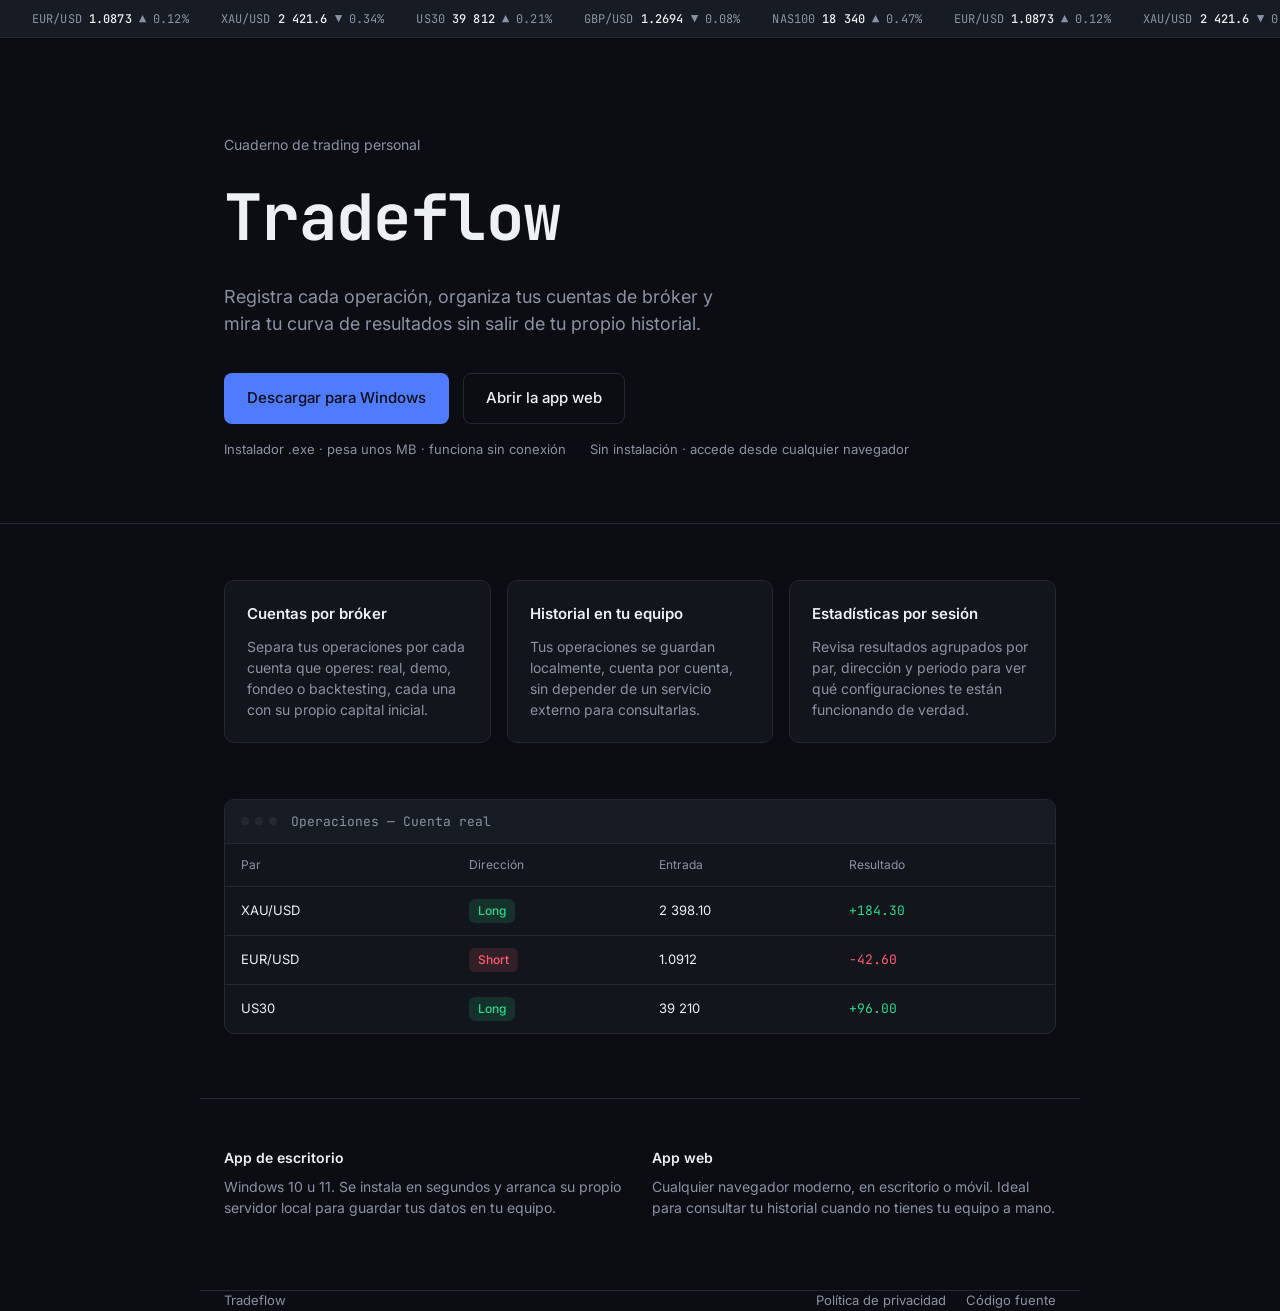
<file: index.html>
<!DOCTYPE html>
<html lang="es">
<head>
<meta charset="UTF-8" />
<meta name="viewport" content="width=device-width, initial-scale=1" />
<title>Tradeflow — Cuaderno de trading</title>
<meta name="description" content="Tradeflow: registra tus operaciones, revisa tus estadísticas por cuenta y analiza tu curva de resultados. Disponible como app de escritorio para Windows o como app web." />

<!-- ============================================================
     CONFIGURA ESTOS DOS ENLACES ANTES DE PUBLICAR:
     1) DESCARGA_URL  -> tu release de GitHub con el .exe
     2) WEBAPP_URL    -> donde tengas desplegada la app web
     (búscalos más abajo, están marcados con "EDITA AQUÍ")
     ============================================================ -->

<link rel="icon" href="data:image/svg+xml,%3Csvg xmlns='http://www.w3.org/2000/svg' viewBox='0 0 24 24'%3E%3Crect width='24' height='24' rx='5' fill='%230b0d12'/%3E%3Cpath d='M4 16l4-5 3 3 5-7 4 5' stroke='%234f7cff' stroke-width='2' fill='none' stroke-linecap='round' stroke-linejoin='round'/%3E%3C/svg%3E" />
<link rel="preconnect" href="https://fonts.googleapis.com" />
<link rel="preconnect" href="https://fonts.gstatic.com" crossorigin />
<link href="https://fonts.googleapis.com/css2?family=JetBrains+Mono:wght@400;500;700&family=Inter:wght@400;500;600&display=swap" rel="stylesheet" />
<link rel="stylesheet" href="style.css" />
</head>
<body>

  <!-- Cinta de mercado (decorativa) -->
  <div class="ticker" aria-hidden="true">
    <div class="ticker-track">
      <span class="ticker-item bull">EUR/USD <b>1.0873</b> ▲ 0.12%</span>
      <span class="ticker-item bear">XAU/USD <b>2 421.6</b> ▼ 0.34%</span>
      <span class="ticker-item bull">US30 <b>39 812</b> ▲ 0.21%</span>
      <span class="ticker-item bear">GBP/USD <b>1.2694</b> ▼ 0.08%</span>
      <span class="ticker-item bull">NAS100 <b>18 340</b> ▲ 0.47%</span>
      <span class="ticker-item bull">EUR/USD <b>1.0873</b> ▲ 0.12%</span>
      <span class="ticker-item bear">XAU/USD <b>2 421.6</b> ▼ 0.34%</span>
      <span class="ticker-item bull">US30 <b>39 812</b> ▲ 0.21%</span>
      <span class="ticker-item bear">GBP/USD <b>1.2694</b> ▼ 0.08%</span>
      <span class="ticker-item bull">NAS100 <b>18 340</b> ▲ 0.47%</span>
    </div>
  </div>

  <header class="hero">
    <div class="wrap">
      <p class="kicker">Cuaderno de trading personal</p>
      <h1 class="wordmark">Tradeflow</h1>
      <p class="tagline">Registra cada operación, organiza tus cuentas de bróker y mira tu curva de resultados sin salir de tu propio historial.</p>

      <div class="cta-row">
        <a class="btn btn-primary" href="https://github.com/TU-USUARIO/TU-REPO/releases/latest">
          <!-- EDITA AQUÍ: pon tu usuario/repo de GitHub -->
          Descargar para Windows
        </a>
        <a class="btn btn-secondary" href="app.html">
          Abrir la app web
        </a>
      </div>

      <div class="cta-captions">
        <span>Instalador .exe · pesa unos MB · funciona sin conexión</span>
        <span>Sin instalación · accede desde cualquier navegador</span>
      </div>
    </div>
  </header>

  <main>
    <section class="panels wrap">
      <article class="panel">
        <h2>Cuentas por bróker</h2>
        <p>Separa tus operaciones por cada cuenta que operes: real, demo, fondeo o backtesting, cada una con su propio capital inicial.</p>
      </article>
      <article class="panel">
        <h2>Historial en tu equipo</h2>
        <p>Tus operaciones se guardan localmente, cuenta por cuenta, sin depender de un servicio externo para consultarlas.</p>
      </article>
      <article class="panel">
        <h2>Estadísticas por sesión</h2>
        <p>Revisa resultados agrupados por par, dirección y periodo para ver qué configuraciones te están funcionando de verdad.</p>
      </article>
    </section>

    <section class="preview wrap">
      <div class="preview-panel" role="img" aria-label="Vista previa de una tabla de operaciones con pares, dirección y resultado">
        <div class="preview-head">
          <span class="dot"></span><span class="dot"></span><span class="dot"></span>
          <span class="preview-title">Operaciones — Cuenta real</span>
        </div>
        <div class="preview-row preview-row-head">
          <span>Par</span><span>Dirección</span><span>Entrada</span><span>Resultado</span>
        </div>
        <div class="preview-row">
          <span>XAU/USD</span><span class="pill pill-long">Long</span><span>2 398.10</span><span class="num bull">+184.30</span>
        </div>
        <div class="preview-row">
          <span>EUR/USD</span><span class="pill pill-short">Short</span><span>1.0912</span><span class="num bear">−42.60</span>
        </div>
        <div class="preview-row">
          <span>US30</span><span class="pill pill-long">Long</span><span>39 210</span><span class="num bull">+96.00</span>
        </div>
      </div>
    </section>

    <section class="requirements wrap">
      <div class="req-col">
        <h3>App de escritorio</h3>
        <p>Windows 10 u 11. Se instala en segundos y arranca su propio servidor local para guardar tus datos en tu equipo.</p>
      </div>
      <div class="req-col">
        <h3>App web</h3>
        <p>Cualquier navegador moderno, en escritorio o móvil. Ideal para consultar tu historial cuando no tienes tu equipo a mano.</p>
      </div>
    </section>
  </main>

  <footer class="wrap">
    <span>Tradeflow</span>
    <div style="display:flex; gap:20px;">
      <a href="privacy.html">Política de privacidad</a>
      <a href="https://github.com/TU-USUARIO/TU-REPO">Código fuente</a>
    </div>
  </footer>

</body>
</html>
</file>
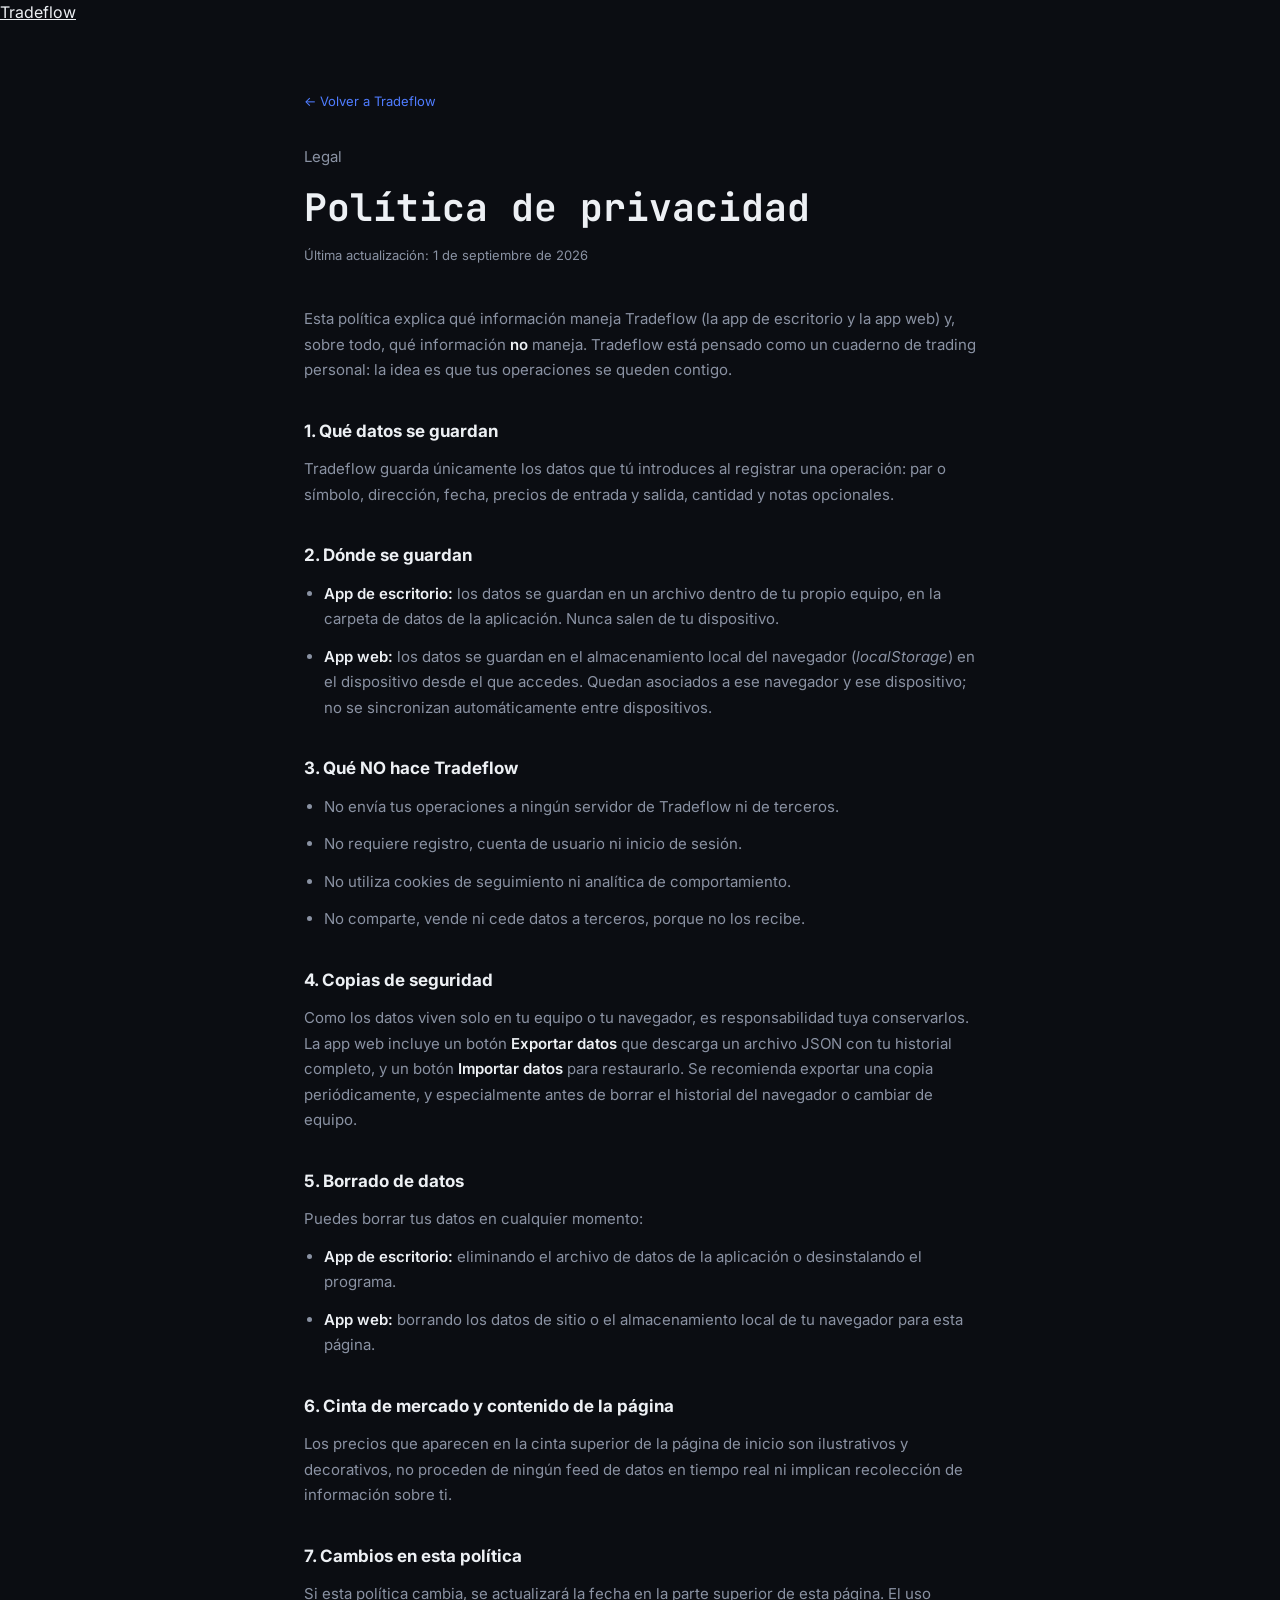
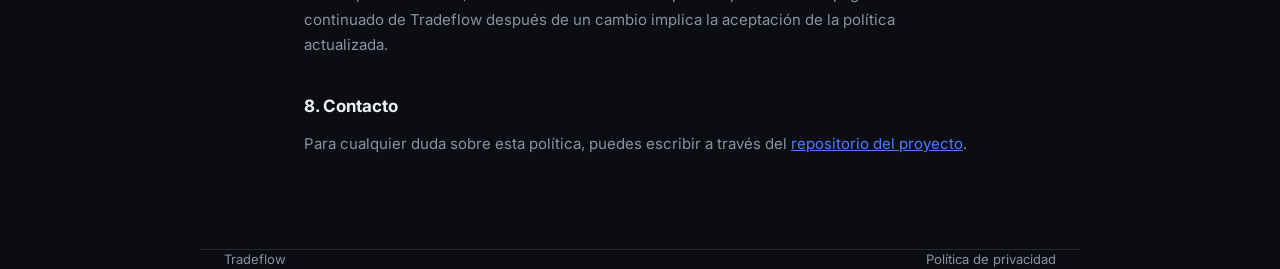
<file: privacy.html>
<!DOCTYPE html>
<html lang="es">
<head>
<meta charset="UTF-8" />
<meta name="viewport" content="width=device-width, initial-scale=1" />
<title>Política de privacidad — Tradeflow</title>
<meta name="description" content="Política de privacidad de Tradeflow: qué datos se guardan, dónde y cómo controlarlos." />
<link rel="icon" href="data:image/svg+xml,%3Csvg xmlns='http://www.w3.org/2000/svg' viewBox='0 0 24 24'%3E%3Crect width='24' height='24' rx='5' fill='%230b0d12'/%3E%3Cpath d='M4 16l4-5 3 3 5-7 4 5' stroke='%234f7cff' stroke-width='2' fill='none' stroke-linecap='round' stroke-linejoin='round'/%3E%3C/svg%3E" />
<link rel="preconnect" href="https://fonts.googleapis.com" />
<link rel="preconnect" href="https://fonts.gstatic.com" crossorigin />
<link href="https://fonts.googleapis.com/css2?family=JetBrains+Mono:wght@400;500;700&family=Inter:wght@400;500;600&display=swap" rel="stylesheet" />
<link rel="stylesheet" href="style.css" />
</head>
<body>

  <header class="app-header">
    <a class="app-logo" href="index.html">Tradeflow</a>
  </header>

  <main class="legal">
    <a class="back-link" href="index.html">← Volver a Tradeflow</a>
    <p class="kicker">Legal</p>
    <h1>Política de privacidad</h1>
    <p class="updated">Última actualización: 1 de septiembre de 2026</p>

    <p>Esta política explica qué información maneja Tradeflow (la app de escritorio y la app web) y, sobre todo, qué información <strong>no</strong> maneja. Tradeflow está pensado como un cuaderno de trading personal: la idea es que tus operaciones se queden contigo.</p>

    <h2>1. Qué datos se guardan</h2>
    <p>Tradeflow guarda únicamente los datos que tú introduces al registrar una operación: par o símbolo, dirección, fecha, precios de entrada y salida, cantidad y notas opcionales.</p>

    <h2>2. Dónde se guardan</h2>
    <ul>
      <li><strong>App de escritorio:</strong> los datos se guardan en un archivo dentro de tu propio equipo, en la carpeta de datos de la aplicación. Nunca salen de tu dispositivo.</li>
      <li><strong>App web:</strong> los datos se guardan en el almacenamiento local del navegador (<em>localStorage</em>) en el dispositivo desde el que accedes. Quedan asociados a ese navegador y ese dispositivo; no se sincronizan automáticamente entre dispositivos.</li>
    </ul>

    <h2>3. Qué NO hace Tradeflow</h2>
    <ul>
      <li>No envía tus operaciones a ningún servidor de Tradeflow ni de terceros.</li>
      <li>No requiere registro, cuenta de usuario ni inicio de sesión.</li>
      <li>No utiliza cookies de seguimiento ni analítica de comportamiento.</li>
      <li>No comparte, vende ni cede datos a terceros, porque no los recibe.</li>
    </ul>

    <h2>4. Copias de seguridad</h2>
    <p>Como los datos viven solo en tu equipo o tu navegador, es responsabilidad tuya conservarlos. La app web incluye un botón <strong>Exportar datos</strong> que descarga un archivo JSON con tu historial completo, y un botón <strong>Importar datos</strong> para restaurarlo. Se recomienda exportar una copia periódicamente, y especialmente antes de borrar el historial del navegador o cambiar de equipo.</p>

    <h2>5. Borrado de datos</h2>
    <p>Puedes borrar tus datos en cualquier momento:</p>
    <ul>
      <li><strong>App de escritorio:</strong> eliminando el archivo de datos de la aplicación o desinstalando el programa.</li>
      <li><strong>App web:</strong> borrando los datos de sitio o el almacenamiento local de tu navegador para esta página.</li>
    </ul>

    <h2>6. Cinta de mercado y contenido de la página</h2>
    <p>Los precios que aparecen en la cinta superior de la página de inicio son ilustrativos y decorativos, no proceden de ningún feed de datos en tiempo real ni implican recolección de información sobre ti.</p>

    <h2>7. Cambios en esta política</h2>
    <p>Si esta política cambia, se actualizará la fecha en la parte superior de esta página. El uso continuado de Tradeflow después de un cambio implica la aceptación de la política actualizada.</p>

    <h2>8. Contacto</h2>
    <p>Para cualquier duda sobre esta política, puedes escribir a través del <a href="https://github.com/TU-USUARIO/TU-REPO">repositorio del proyecto</a>. <!-- EDITA AQUÍ: pon tu email o enlace de contacto si prefieres uno distinto --></p>
  </main>

  <footer class="wrap">
    <span>Tradeflow</span>
    <a href="privacy.html">Política de privacidad</a>
  </footer>

</body>
</html>
</file>
<file: style.css>
:root {
  --bg: #0b0d12;
  --bg-panel: #12151b;
  --bg-panel-2: #171b23;
  --border: #242833;
  --text: #edf0f4;
  --text-muted: #8a92a3;
  --accent: #4f7cff;
  --accent-dim: rgba(79, 124, 255, 0.14);
  --bull: #29d98c;
  --bear: #ff5c72;
  --mono: 'JetBrains Mono', 'Courier New', monospace;
  --sans: 'Inter', -apple-system, 'Segoe UI', Arial, sans-serif;
}

* { box-sizing: border-box; margin: 0; padding: 0; }

html { background: var(--bg); }

body {
  background: var(--bg);
  color: var(--text);
  font-family: var(--sans);
  line-height: 1.5;
  -webkit-font-smoothing: antialiased;
}

a { color: inherit; }

:focus-visible {
  outline: 2px solid var(--accent);
  outline-offset: 2px;
}

.wrap {
  max-width: 880px;
  margin: 0 auto;
  padding: 0 24px;
}

/* ---------- Cinta de mercado ---------- */

.ticker {
  background: var(--bg-panel-2);
  border-bottom: 1px solid var(--border);
  overflow: hidden;
  white-space: nowrap;
  height: 38px;
  display: flex;
  align-items: center;
}

.ticker-track {
  display: inline-flex;
  gap: 32px;
  padding-left: 32px;
  animation: scroll-left 34s linear infinite;
}

.ticker-item {
  font-family: var(--mono);
  font-size: 12px;
  color: var(--text-muted);
  letter-spacing: 0.01em;
}

.ticker-item b { color: var(--text); font-weight: 500; }
.ticker-item.bull::after { content: ""; }
.ticker-item.bull { color: var(--text-muted); }
.ticker-item.bear { color: var(--text-muted); }

@keyframes scroll-left {
  from { transform: translateX(0); }
  to { transform: translateX(-50%); }
}

@media (prefers-reduced-motion: reduce) {
  .ticker-track { animation: none; }
}

/* ---------- Hero ---------- */

.hero {
  padding: 96px 0 64px;
  border-bottom: 1px solid var(--border);
}

.kicker {
  color: var(--text-muted);
  font-size: 14px;
  margin-bottom: 14px;
}

.wordmark {
  font-family: var(--mono);
  font-weight: 700;
  font-size: clamp(40px, 7vw, 64px);
  letter-spacing: -0.01em;
  color: var(--text);
}

.tagline {
  margin-top: 18px;
  max-width: 46ch;
  font-size: 18px;
  color: var(--text-muted);
}

.cta-row {
  display: flex;
  flex-wrap: wrap;
  gap: 14px;
  margin-top: 36px;
}

.btn {
  display: inline-flex;
  align-items: center;
  padding: 13px 22px;
  border-radius: 8px;
  font-size: 15px;
  font-weight: 500;
  text-decoration: none;
  border: 1px solid transparent;
}

.btn-primary {
  background: var(--accent);
  color: #0b0d12;
}

.btn-secondary {
  background: transparent;
  border-color: var(--border);
  color: var(--text);
}

.btn-secondary:hover { background: var(--bg-panel); }

.cta-captions {
  display: flex;
  flex-wrap: wrap;
  gap: 24px;
  margin-top: 16px;
  font-size: 13px;
  color: var(--text-muted);
}

/* ---------- Panels ---------- */

.panels {
  display: grid;
  grid-template-columns: repeat(3, 1fr);
  gap: 16px;
  padding: 56px 24px;
}

.panel {
  background: var(--bg-panel);
  border: 1px solid var(--border);
  border-radius: 10px;
  padding: 22px;
}

.panel h2 {
  font-size: 15px;
  font-weight: 600;
  margin-bottom: 10px;
}

.panel p {
  font-size: 14px;
  color: var(--text-muted);
}

/* ---------- Vista previa ---------- */

.preview {
  padding: 0 24px 64px;
}

.preview-panel {
  background: var(--bg-panel);
  border: 1px solid var(--border);
  border-radius: 10px;
  overflow: hidden;
}

.preview-head {
  display: flex;
  align-items: center;
  gap: 6px;
  padding: 12px 16px;
  border-bottom: 1px solid var(--border);
  background: var(--bg-panel-2);
}

.dot {
  width: 8px;
  height: 8px;
  border-radius: 50%;
  background: var(--border);
}

.preview-title {
  margin-left: 8px;
  font-size: 13px;
  color: var(--text-muted);
  font-family: var(--mono);
}

.preview-row {
  display: grid;
  grid-template-columns: 1.2fr 1fr 1fr 1fr;
  padding: 12px 16px;
  font-size: 13px;
  border-bottom: 1px solid var(--border);
  align-items: center;
}

.preview-row:last-child { border-bottom: none; }

.preview-row-head {
  color: var(--text-muted);
  font-size: 12px;
}

.pill {
  display: inline-flex;
  width: fit-content;
  padding: 3px 9px;
  border-radius: 6px;
  font-size: 12px;
  font-weight: 500;
}

.pill-long { background: rgba(41, 217, 140, 0.14); color: var(--bull); }
.pill-short { background: rgba(255, 92, 114, 0.14); color: var(--bear); }

.num { font-family: var(--mono); }
.num.bull { color: var(--bull); }
.num.bear { color: var(--bear); }

/* ---------- Requisitos ---------- */

.requirements {
  display: grid;
  grid-template-columns: 1fr 1fr;
  gap: 24px;
  padding: 0 24px 72px;
  border-top: 1px solid var(--border);
  padding-top: 48px;
}

.req-col h3 {
  font-size: 14px;
  font-weight: 600;
  margin-bottom: 8px;
}

.req-col p {
  font-size: 14px;
  color: var(--text-muted);
}

/* ---------- Footer ---------- */

footer {
  display: flex;
  justify-content: space-between;
  padding: 24px;
  font-size: 13px;
  color: var(--text-muted);
  border-top: 1px solid var(--border);
}

footer a { text-decoration: none; }
footer a:hover { color: var(--text); }

/* ---------- Responsive ---------- */

@media (max-width: 720px) {
  .panels { grid-template-columns: 1fr; padding: 48px 20px; }
  .requirements { grid-template-columns: 1fr; padding: 0 20px 56px; padding-top: 40px; }
  .preview-row { grid-template-columns: 1fr 1fr; row-gap: 6px; }
  .hero { padding: 64px 0 48px; }
  .wrap { padding: 0 20px; }
}

/* ============================================================
   App journal (app.html) — mismo diseño que la app de escritorio 0.7
   ============================================================ */

.layout {
  display: flex;
  min-height: 100vh;
}

.layout.hidden { display: none; }

.sidebar {
  width: 220px;
  flex-shrink: 0;
  background: var(--bg-panel-2);
  border-right: 1px solid var(--border);
  padding: 20px 14px;
  display: flex;
  flex-direction: column;
  gap: 4px;
}

.sidebar-title {
  font-family: var(--mono);
  font-size: 16px;
  font-weight: 700;
  margin-bottom: 20px;
  padding: 0 6px;
  text-decoration: none;
  color: var(--text);
  display: block;
}

.nav-item {
  display: flex;
  align-items: center;
  gap: 10px;
  background: transparent;
  border: none;
  color: var(--text-muted);
  text-align: left;
  padding: 10px 12px;
  border-radius: 8px;
  font-size: 14px;
  font-weight: 500;
  cursor: pointer;
  font-family: var(--sans);
  width: 100%;
}

.nav-item:hover { background: #1f2229; color: var(--text); }

.nav-item.active {
  background: var(--accent-dim);
  color: var(--text);
}

.nav-icon { font-size: 15px; }

.sidebar-section-label {
  font-size: 11px;
  color: var(--text-muted);
  text-transform: uppercase;
  letter-spacing: 0.04em;
  margin: 16px 6px 6px;
}

.sidebar-spacer { flex: 1; }

.sidebar-user {
  font-size: 12px;
  color: var(--text-muted);
  padding: 0 12px 6px;
}

.sidebar-note {
  font-size: 11px;
  color: var(--text-muted);
  padding: 0 12px 10px;
  line-height: 1.5;
}

.sidebar-note a { color: var(--accent); }

.content {
  flex: 1;
  max-width: 1200px;
  margin: 0 auto;
  padding: 24px;
  width: 100%;
}

.page.hidden { display: none; }

/* ---------- Header de página ---------- */
.page-header {
  display: flex;
  align-items: center;
  justify-content: space-between;
  margin-bottom: 20px;
  flex-wrap: wrap;
  gap: 12px;
}

.page-header h2 { font-size: 20px; }

.month-nav {
  display: flex;
  align-items: center;
  gap: 10px;
}

#month-label {
  font-size: 15px;
  font-weight: 600;
  min-width: 140px;
  text-align: center;
  text-transform: capitalize;
}

.nav-btn, .today-btn {
  background: var(--bg-panel);
  border: 1px solid var(--border);
  color: var(--text);
  padding: 6px 12px;
  border-radius: 6px;
  cursor: pointer;
  font-size: 14px;
  font-family: var(--sans);
}

.nav-btn:hover, .today-btn:hover { background: var(--border); }
.today-btn { font-size: 12px; }

/* ---------- Summary / ratios ---------- */
.summary {
  display: flex;
  gap: 12px;
  margin-bottom: 24px;
  flex-wrap: wrap;
}

.stat {
  background: var(--bg-panel);
  border: 1px solid var(--border);
  border-radius: 10px;
  padding: 12px 16px;
  flex: 1;
  min-width: 110px;
}

.stat-label {
  display: block;
  font-size: 11px;
  color: var(--text-muted);
  margin-bottom: 6px;
}

.stat-value {
  display: block;
  font-family: var(--mono);
  font-size: 17px;
  font-weight: 700;
}

.pnl-positive { color: var(--bull); }
.pnl-negative { color: var(--bear); }
.pnl-neutral { color: var(--accent); }

/* ---------- Calendario ---------- */
.calendar-section {
  background: var(--bg-panel);
  border: 1px solid var(--border);
  border-radius: 10px;
  padding: 16px;
}

.weekday-row {
  display: grid;
  grid-template-columns: repeat(7, 1fr);
  margin-bottom: 8px;
}

.weekday-row span {
  text-align: center;
  font-size: 12px;
  color: var(--text-muted);
  font-weight: 600;
  padding: 4px 0;
}

.calendar-grid {
  display: grid;
  grid-template-columns: repeat(7, 1fr);
  gap: 6px;
}

.day-cell {
  min-height: 84px;
  background: var(--bg-panel-2);
  border: 1px solid var(--border);
  border-radius: 8px;
  padding: 6px 8px;
  cursor: pointer;
  display: flex;
  flex-direction: column;
  justify-content: space-between;
  transition: border-color 0.15s, background 0.15s;
}

.day-cell:hover { border-color: var(--accent); }
.day-cell.other-month { opacity: 0.35; }
.day-cell.is-today { border-color: var(--accent); }

.day-number {
  font-size: 13px;
  color: #c7cad1;
  font-weight: 600;
}

.day-pnl {
  font-family: var(--mono);
  font-size: 12px;
  font-weight: 700;
  align-self: flex-start;
}

.day-count {
  font-size: 10px;
  color: var(--text-muted);
}

.day-cell.has-win { background: rgba(41, 217, 140, 0.12); }
.day-cell.has-loss { background: rgba(255, 92, 114, 0.12); }
.day-cell.has-flat { background: rgba(79, 124, 255, 0.14); }

/* ---------- Modal ---------- */
.modal-overlay {
  display: none;
  position: fixed;
  inset: 0;
  background: rgba(0, 0, 0, 0.6);
  align-items: center;
  justify-content: center;
  z-index: 100;
  padding: 20px;
}

.modal-overlay.open { display: flex; }

.modal {
  background: var(--bg-panel);
  border: 1px solid var(--border);
  border-radius: 12px;
  width: 100%;
  max-width: 640px;
  max-height: 90vh;
  display: flex;
  flex-direction: column;
}

.modal-header {
  display: flex;
  align-items: center;
  justify-content: space-between;
  padding: 16px 20px;
  border-bottom: 1px solid var(--border);
}

.modal-header h2 { font-size: 16px; text-transform: capitalize; }

.close-btn {
  background: transparent;
  border: none;
  color: var(--text-muted);
  font-size: 16px;
  cursor: pointer;
  padding: 4px 8px;
}
.close-btn:hover { color: var(--bear); }

.modal-body {
  padding: 20px;
  overflow-y: auto;
}

.day-summary {
  display: flex;
  gap: 16px;
  margin-bottom: 14px;
  font-size: 13px;
  color: #c7cad1;
  flex-wrap: wrap;
}

.section-title {
  font-size: 13px;
  color: var(--text-muted);
  margin: 18px 0 10px;
  text-transform: uppercase;
  letter-spacing: 0.03em;
}

/* ---------- Operaciones del día ---------- */
.day-trades { display: flex; flex-direction: column; gap: 10px; }

.trade-card {
  background: var(--bg-panel-2);
  border: 1px solid var(--border);
  border-radius: 8px;
  padding: 10px 12px;
}

.trade-card-top {
  display: flex;
  align-items: center;
  justify-content: space-between;
  gap: 8px;
}

.trade-symbol { font-weight: 700; font-size: 14px; font-family: var(--mono); }
.trade-dir {
  font-size: 11px;
  padding: 2px 6px;
  border-radius: 4px;
  background: var(--border);
  color: #c7cad1;
}

.trade-meta { font-size: 12px; color: var(--text-muted); margin-top: 4px; }
.trade-notes { font-size: 12px; color: #c7cad1; margin-top: 6px; }

.trade-card .delete-btn {
  background: transparent;
  color: var(--text-muted);
  border: none;
  cursor: pointer;
  font-size: 12px;
  padding: 2px 6px;
  font-family: var(--sans);
}
.trade-card .delete-btn:hover { color: var(--bear); }

.trade-thumbs {
  display: flex;
  gap: 6px;
  margin-top: 8px;
  flex-wrap: wrap;
}

.trade-thumbs img {
  width: 56px;
  height: 56px;
  object-fit: cover;
  border-radius: 6px;
  border: 1px solid var(--border);
  cursor: pointer;
}

/* ---------- Formulario ---------- */
#trade-form .form-row,
.onboarding-form .form-row {
  display: flex;
  gap: 12px;
  margin-bottom: 12px;
  flex-wrap: wrap;
}

.field {
  flex: 1;
  min-width: 140px;
  display: flex;
  flex-direction: column;
}

.field-wide { flex: 1 1 100%; }

.field label {
  font-size: 12px;
  color: var(--text-muted);
  margin-bottom: 4px;
}

.field input, .field select, .field textarea {
  background: var(--bg);
  border: 1px solid var(--border);
  border-radius: 6px;
  padding: 8px 10px;
  color: var(--text);
  font-size: 14px;
  font-family: var(--sans);
}

.field textarea { resize: vertical; min-height: 60px; }

.field input:focus, .field select:focus, .field textarea:focus {
  outline: none;
  border-color: var(--accent);
}

.btn-submit {
  background: var(--accent);
  color: #0b0d12;
  border: none;
  padding: 10px 20px;
  border-radius: 6px;
  font-size: 14px;
  cursor: pointer;
  font-weight: 600;
  font-family: var(--sans);
}
.btn-submit:hover { opacity: 0.9; }

/* ---------- Capturas ---------- */
.screenshot-drop {
  background: var(--bg);
  border: 1.5px dashed var(--border);
  border-radius: 8px;
  padding: 18px;
  text-align: center;
  cursor: pointer;
  font-size: 12px;
  color: var(--text-muted);
  transition: border-color 0.15s;
}

.screenshot-drop:hover, .screenshot-drop.drag-over {
  border-color: var(--accent);
  color: #c7cad1;
}

.screenshot-thumbs {
  display: flex;
  gap: 8px;
  margin-top: 10px;
  flex-wrap: wrap;
}

.screenshot-thumb { position: relative; width: 64px; height: 64px; }

.screenshot-thumb img {
  width: 100%;
  height: 100%;
  object-fit: cover;
  border-radius: 6px;
  border: 1px solid var(--border);
}

.screenshot-thumb .remove-thumb {
  position: absolute;
  top: -6px;
  right: -6px;
  background: var(--bear);
  color: white;
  border: none;
  border-radius: 50%;
  width: 18px;
  height: 18px;
  font-size: 11px;
  line-height: 1;
  cursor: pointer;
}

/* ---------- Lightbox ---------- */
.lightbox-overlay {
  display: none;
  position: fixed;
  inset: 0;
  background: rgba(0, 0, 0, 0.85);
  align-items: center;
  justify-content: center;
  z-index: 200;
  padding: 30px;
}
.lightbox-overlay.open { display: flex; }
.lightbox-overlay img { max-width: 100%; max-height: 100%; border-radius: 8px; }

.empty-hint {
  font-size: 12px;
  color: var(--text-muted);
  text-align: center;
  padding: 10px;
}

/* ---------- Página de estadísticas: gráficas ---------- */
.charts-grid {
  display: grid;
  grid-template-columns: repeat(2, 1fr);
  gap: 16px;
}

@media (max-width: 900px) {
  .charts-grid { grid-template-columns: 1fr; }
}

.chart-card {
  background: var(--bg-panel);
  border: 1px solid var(--border);
  border-radius: 10px;
  padding: 16px;
}

.chart-card h3 {
  font-size: 13px;
  color: #c7cad1;
  font-weight: 600;
  margin-bottom: 10px;
}

.chart-wrap { position: relative; height: 240px; }

#stats-empty-hint { margin-top: 20px; }
#stats-empty-hint.hidden { display: none; }

/* ---------- Onboarding / nueva cuenta (reutiliza el look de auth-box) ---------- */
.auth-overlay {
  position: fixed;
  inset: 0;
  background: var(--bg);
  display: flex;
  align-items: center;
  justify-content: center;
  z-index: 300;
  padding: 20px;
}
.auth-overlay.hidden { display: none; }

.auth-box {
  width: 100%;
  max-width: 380px;
  background: var(--bg-panel);
  border: 1px solid var(--border);
  border-radius: 12px;
  padding: 28px 26px;
}

.auth-title {
  font-family: var(--mono);
  font-size: 18px;
  font-weight: 700;
  text-align: center;
  margin-bottom: 16px;
}

#onboarding-form .field, #new-account-form .field { margin-bottom: 14px; }

.auth-hint {
  display: block;
  font-size: 12px;
  color: var(--text-muted);
  line-height: 1.5;
  margin-bottom: 16px;
}

.auth-error {
  color: var(--bear);
  font-size: 12px;
  margin-bottom: 12px;
}

#onboarding-form button, #new-account-form button { width: 100%; }

/* ---------- Selector de cuenta de bróker ---------- */
.account-select {
  width: 100%;
  background: var(--bg);
  border: 1px solid var(--border);
  color: var(--text);
  border-radius: 6px;
  padding: 7px 8px;
  font-size: 13px;
  margin-bottom: 6px;
  font-family: var(--sans);
}

.account-switcher {
  display: flex;
  align-items: center;
  gap: 8px;
}

.account-switcher .account-select { width: auto; min-width: 160px; margin-bottom: 0; }

@media (max-width: 800px) {
  .layout { flex-direction: column; }
  .sidebar { width: 100%; flex-direction: row; flex-wrap: wrap; align-items: center; }
  .sidebar-spacer { display: none; }
  .content { padding: 16px; }
}
/* ============================================================
   Legal pages (privacy.html)
   ============================================================ */

.legal {
  max-width: 720px;
  margin: 0 auto;
  padding: 64px 24px 80px;
}

.legal .kicker { margin-bottom: 10px; }

.legal h1 {
  font-family: var(--mono);
  font-size: clamp(28px, 5vw, 38px);
  margin-bottom: 8px;
}

.legal .updated {
  color: var(--text-muted);
  font-size: 13px;
  margin-bottom: 40px;
}

.legal h2 {
  font-size: 17px;
  margin-top: 36px;
  margin-bottom: 12px;
}

.legal p, .legal li {
  color: var(--text-muted);
  font-size: 15px;
  line-height: 1.7;
  margin-bottom: 12px;
}

.legal ul {
  padding-left: 20px;
  margin-bottom: 16px;
}

.legal strong { color: var(--text); font-weight: 600; }

.legal a { color: var(--accent); }

.back-link {
  display: inline-block;
  margin-bottom: 32px;
  font-size: 13px;
  color: var(--text-muted);
  text-decoration: none;
}

.back-link:hover { color: var(--text); }
</file>
